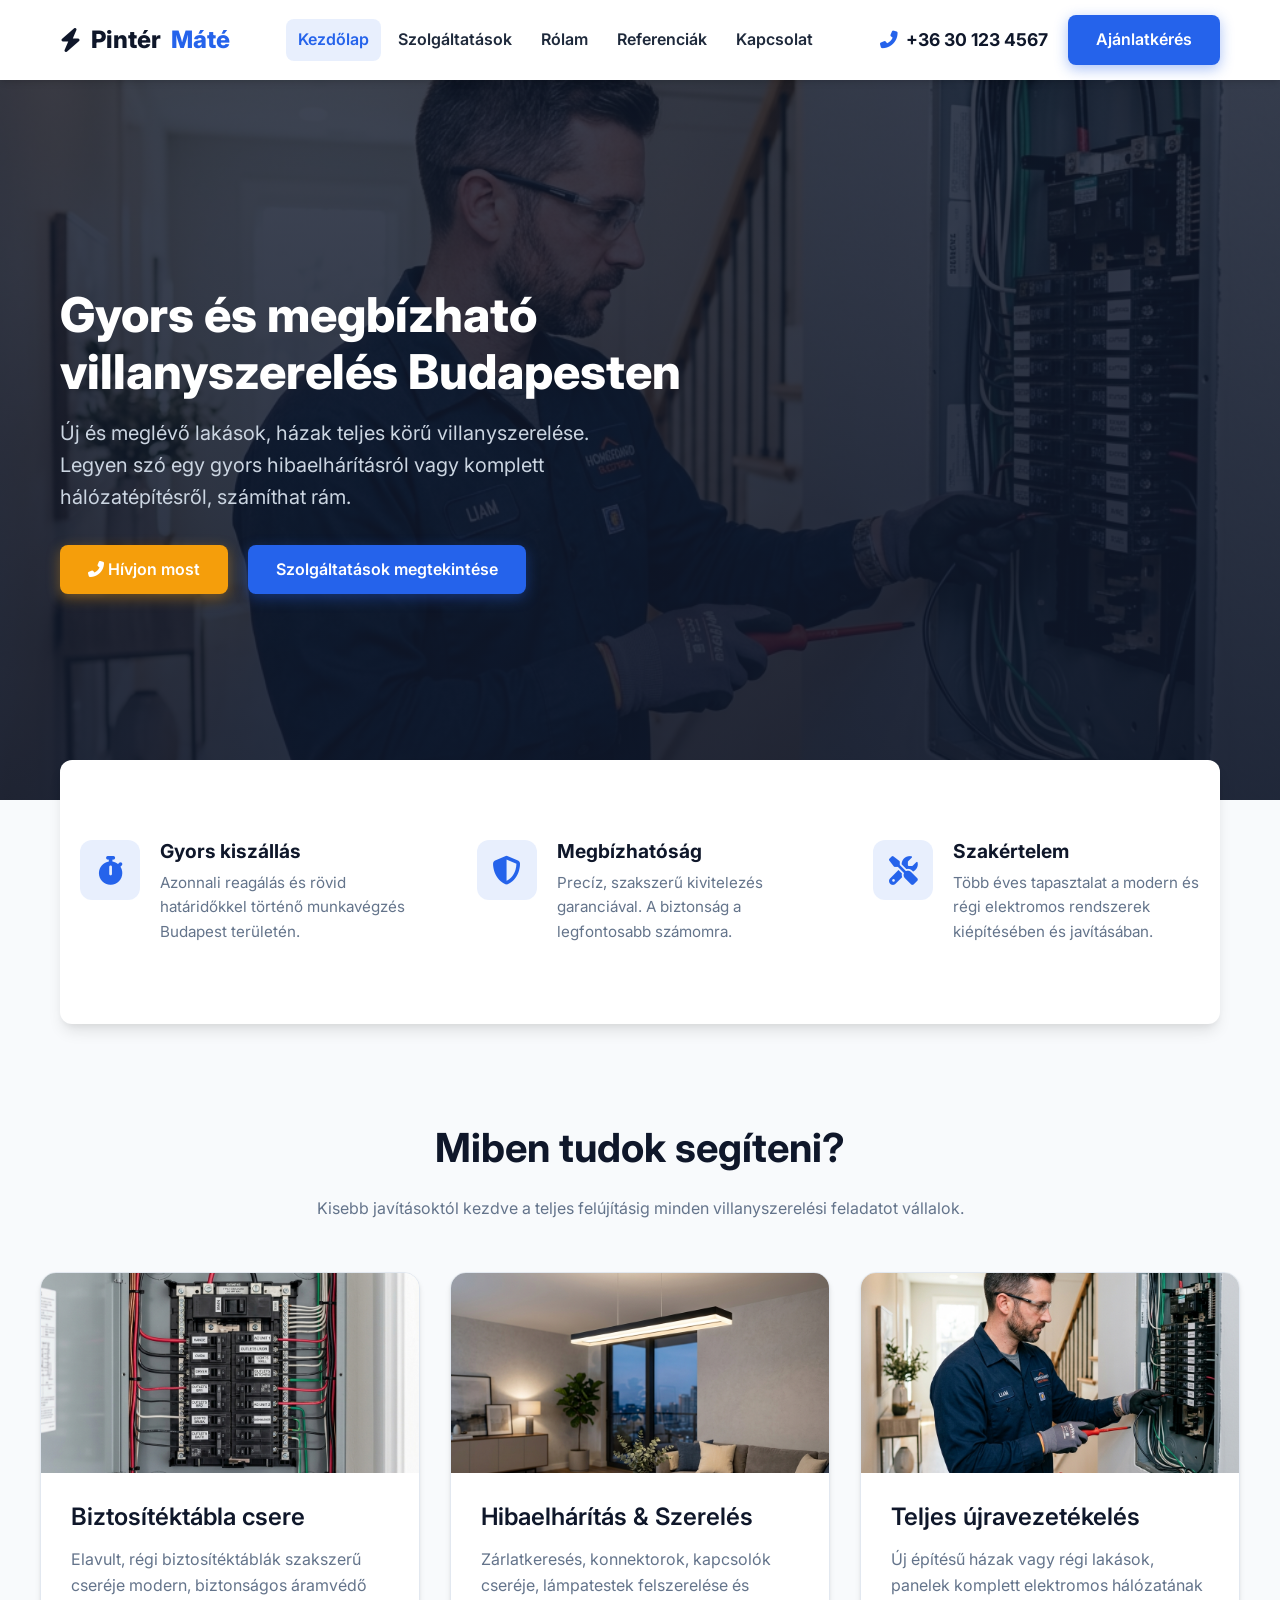
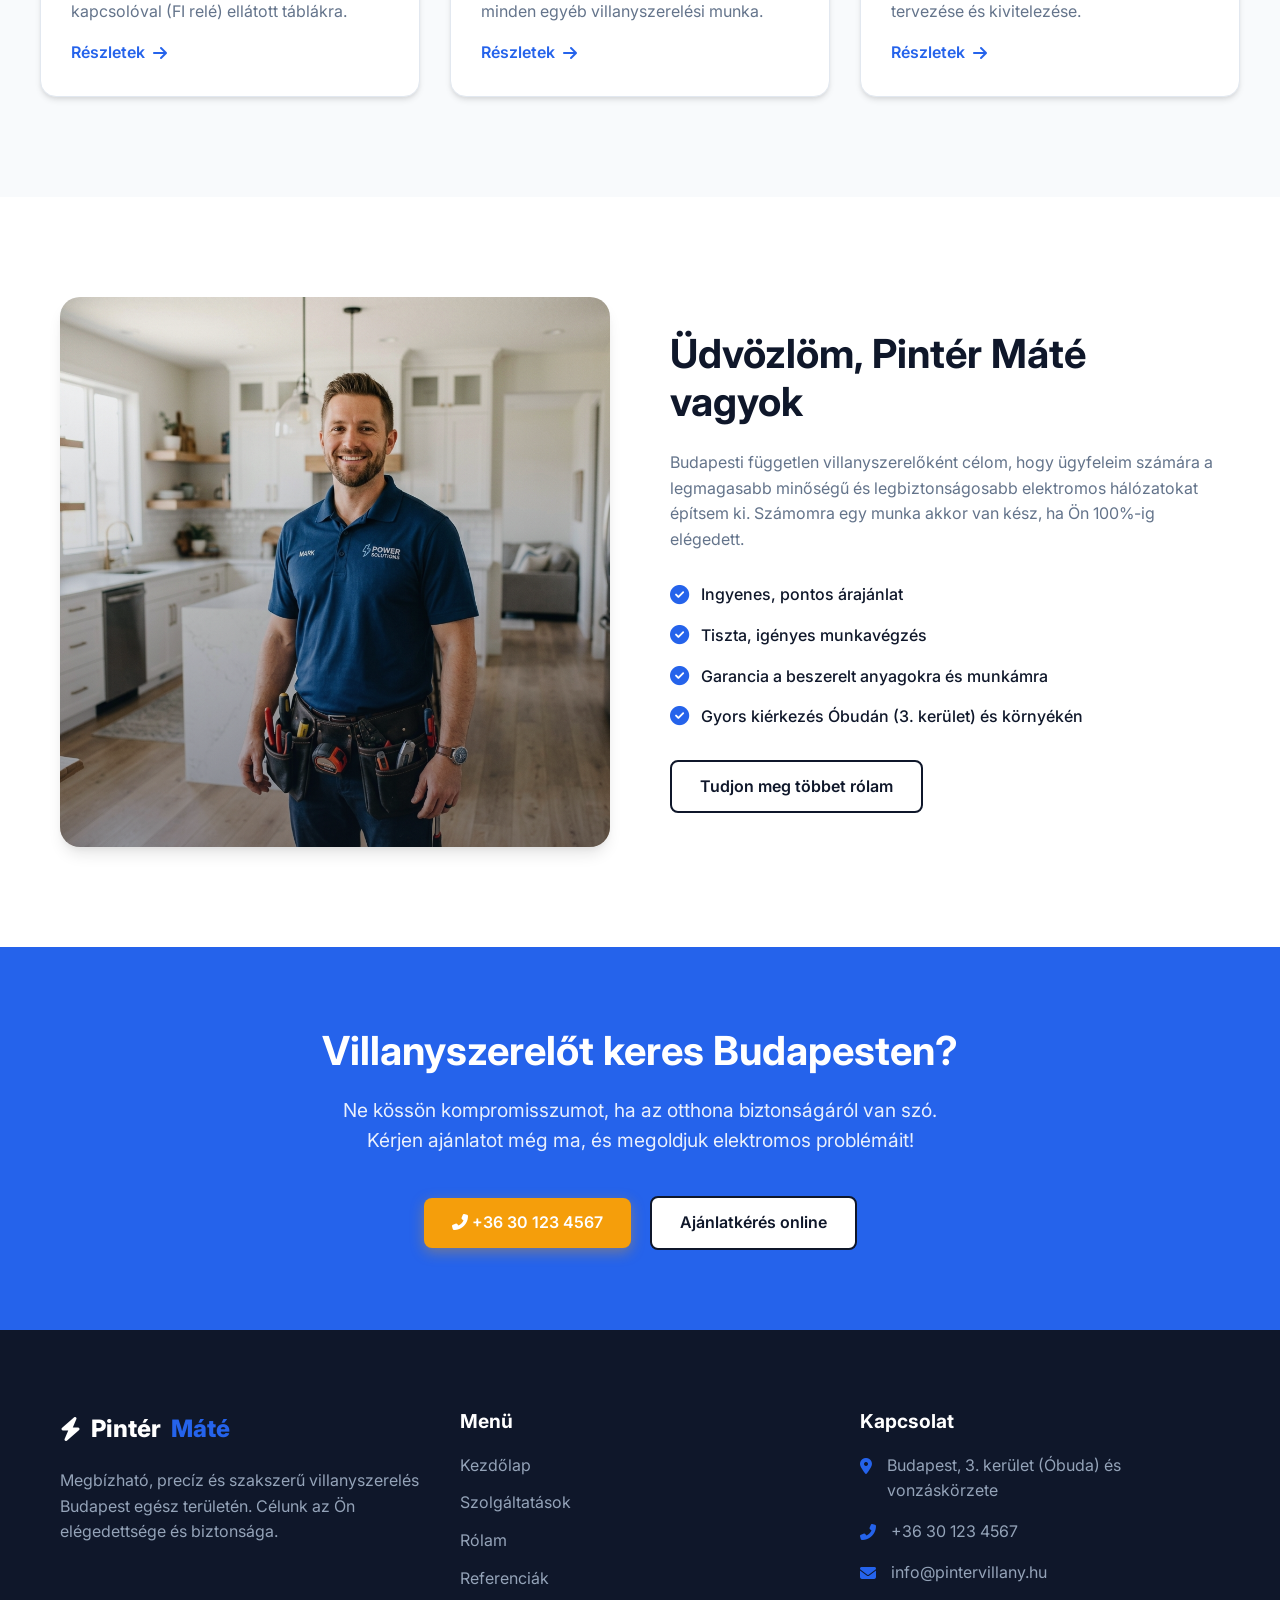
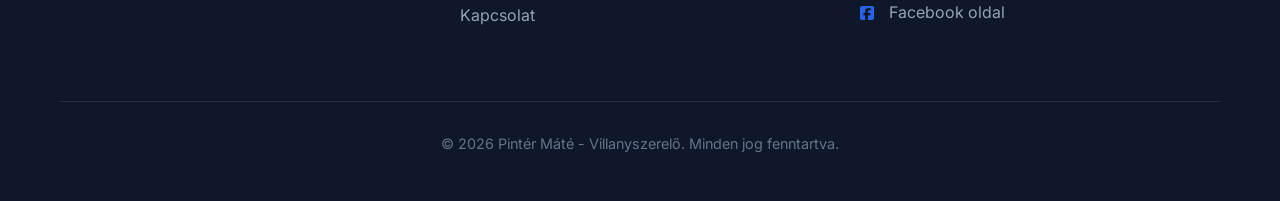
<file: index.html>
<!DOCTYPE html>
<html lang="hu">
<head>
    <meta charset="UTF-8">
    <meta name="viewport" content="width=device-width, initial-scale=1.0">
    <title>Villanyszerelő Budapesten - Pintér Máté | Gyors és megbízható</title>
    <meta name="description" content="Pintér Máté villanyszerelő Budapesten és vonzáskörzetében. Gyors kiszállás, hibaelhárítás, biztosítéktábla csere, teljes újravezetékelés. Hívjon bizalommal!">
    <link rel="stylesheet" href="css/styles.css">
    <link href="https://fonts.googleapis.com/css2?family=Inter:wght@300;400;500;600;700;800&display=swap" rel="stylesheet">
    <link rel="stylesheet" href="https://cdnjs.cloudflare.com/ajax/libs/font-awesome/6.4.0/css/all.min.css">
</head>
<body>
    <!-- Header -->
    <header>
        <div class="container nav-container">
            <a href="index.html" class="logo">
                <i class="fas fa-bolt"></i> Pintér <span>Máté</span>
            </a>
            <nav class="nav-links">
                <a href="index.html">Kezdőlap</a>
                <a href="services.html">Szolgáltatások</a>
                <a href="about.html">Rólam</a>
                <a href="references.html">Referenciák</a>
                <a href="contact.html">Kapcsolat</a>
            </nav>
            <div class="nav-cta">
                <a href="tel:+36301234567" class="phone-link"><i class="fas fa-phone-alt"></i> +36 30 123 4567</a>
                <a href="contact.html" class="btn btn-primary">Ajánlatkérés</a>
            </div>
            <button class="mobile-menu-btn">
                <i class="fas fa-bars"></i>
            </button>
        </div>
    </header>

    <!-- Hero Section -->
    <section class="hero">
        <div class="container">
            <div class="hero-content">
                <h1>Gyors és megbízható villanyszerelés Budapesten</h1>
                <p>Új és meglévő lakások, házak teljes körű villanyszerelése. Legyen szó egy gyors hibaelhárításról vagy komplett hálózatépítésről, számíthat rám.</p>
                <div class="hero-cta">
                    <a href="tel:+36301234567" class="btn btn-accent"><i class="fas fa-phone-alt"></i> Hívjon most</a>
                    <a href="services.html" class="btn btn-primary">Szolgáltatások megtekintése</a>
                </div>
            </div>
        </div>
    </section>

    <!-- Features / Trust Elements -->
    <section class="container">
        <div class="features">
            <div class="features-grid">
                <div class="feature-card">
                    <div class="feature-icon"><i class="fas fa-stopwatch"></i></div>
                    <div class="feature-content">
                        <h4>Gyors kiszállás</h4>
                        <p>Azonnali reagálás és rövid határidőkkel történő munkavégzés Budapest területén.</p>
                    </div>
                </div>
                <div class="feature-card">
                    <div class="feature-icon"><i class="fas fa-shield-alt"></i></div>
                    <div class="feature-content">
                        <h4>Megbízhatóság</h4>
                        <p>Precíz, szakszerű kivitelezés garanciával. A biztonság a legfontosabb számomra.</p>
                    </div>
                </div>
                <div class="feature-card">
                    <div class="feature-icon"><i class="fas fa-tools"></i></div>
                    <div class="feature-content">
                        <h4>Szakértelem</h4>
                        <p>Több éves tapasztalat a modern és régi elektromos rendszerek kiépítésében és javításában.</p>
                    </div>
                </div>
            </div>
        </div>
    </section>

    <!-- Short Services Overview -->
    <section class="services-section container">
        <h2>Miben tudok segíteni?</h2>
        <p class="text-center">Kisebb javításoktól kezdve a teljes felújításig minden villanyszerelési feladatot vállalok.</p>
        
        <div class="services-grid">
            <div class="service-card">
                <img src="assets/service_fusebox.png" alt="Biztosítéktábla csere" class="service-image">
                <div class="service-content">
                    <h3>Biztosítéktábla csere</h3>
                    <p>Elavult, régi biztosítéktáblák szakszerű cseréje modern, biztonságos áramvédő kapcsolóval (FI relé) ellátott táblákra.</p>
                    <a href="services.html" class="service-link">Részletek <i class="fas fa-arrow-right"></i></a>
                </div>
            </div>
            
            <div class="service-card">
                <img src="assets/service_lighting.png" alt="Lámpaszerelés" class="service-image">
                <div class="service-content">
                    <h3>Hibaelhárítás & Szerelés</h3>
                    <p>Zárlatkeresés, konnektorok, kapcsolók cseréje, lámpatestek felszerelése és minden egyéb villanyszerelési munka.</p>
                    <a href="services.html" class="service-link">Részletek <i class="fas fa-arrow-right"></i></a>
                </div>
            </div>
            
            <div class="service-card">
                <img src="assets/hero_bg.png" alt="Teljes villanyszerelés" class="service-image">
                <div class="service-content">
                    <h3>Teljes újravezetékelés</h3>
                    <p>Új építésű házak vagy régi lakások, panelek komplett elektromos hálózatának tervezése és kivitelezése.</p>
                    <a href="services.html" class="service-link">Részletek <i class="fas fa-arrow-right"></i></a>
                </div>
            </div>
        </div>
    </section>

    <!-- Mini About Section -->
    <section class="about-section">
        <div class="container about-grid">
            <div class="about-image">
                <img src="assets/about_portrait.png" alt="Pintér Máté villanyszerelő">
            </div>
            <div class="about-content">
                <h2>Üdvözlöm, Pintér Máté vagyok</h2>
                <p>Budapesti független villanyszerelőként célom, hogy ügyfeleim számára a legmagasabb minőségű és legbiztonságosabb elektromos hálózatokat építsem ki. Számomra egy munka akkor van kész, ha Ön 100%-ig elégedett.</p>
                
                <ul class="check-list">
                    <li><i class="fas fa-check-circle"></i> Ingyenes, pontos árajánlat</li>
                    <li><i class="fas fa-check-circle"></i> Tiszta, igényes munkavégzés</li>
                    <li><i class="fas fa-check-circle"></i> Garancia a beszerelt anyagokra és munkámra</li>
                    <li><i class="fas fa-check-circle"></i> Gyors kiérkezés Óbudán (3. kerület) és környékén</li>
                </ul>
                
                <a href="about.html" class="btn btn-outline">Tudjon meg többet rólam</a>
            </div>
        </div>
    </section>

    <!-- CTA Section -->
    <section class="cta-section">
        <div class="container">
            <h2>Villanyszerelőt keres Budapesten?</h2>
            <p>Ne kössön kompromisszumot, ha az otthona biztonságáról van szó. Kérjen ajánlatot még ma, és megoldjuk elektromos problémáit!</p>
            <a href="tel:+36301234567" class="btn btn-accent" style="margin-right: 15px;"><i class="fas fa-phone-alt"></i> +36 30 123 4567</a>
            <a href="contact.html" class="btn btn-outline" style="background-color: white;">Ajánlatkérés online</a>
        </div>
    </section>

    <!-- Footer -->
    <footer>
        <div class="container">
            <div class="footer-grid">
                <div class="footer-about">
                    <a href="index.html" class="logo">
                        <i class="fas fa-bolt"></i> Pintér <span>Máté</span>
                    </a>
                    <p>Megbízható, precíz és szakszerű villanyszerelés Budapest egész területén. Célunk az Ön elégedettsége és biztonsága.</p>
                </div>
                <div class="footer-links">
                    <h4>Menü</h4>
                    <ul>
                        <li><a href="index.html">Kezdőlap</a></li>
                        <li><a href="services.html">Szolgáltatások</a></li>
                        <li><a href="about.html">Rólam</a></li>
                        <li><a href="references.html">Referenciák</a></li>
                        <li><a href="contact.html">Kapcsolat</a></li>
                    </ul>
                </div>
                <div class="footer-contact">
                    <h4>Kapcsolat</h4>
                    <ul>
                        <li><i class="fas fa-map-marker-alt"></i> <span>Budapest, 3. kerület (Óbuda) és vonzáskörzete</span></li>
                        <li><i class="fas fa-phone-alt"></i> <span>+36 30 123 4567</span></li>
                        <li><i class="fas fa-envelope"></i> <span>info@pintervillany.hu</span></li>
                        <li><i class="fab fa-facebook-square"></i> <span><a href="https://www.facebook.com/profile.php?id=100088707173924" target="_blank">Facebook oldal</a></span></li>
                    </ul>
                </div>
            </div>
            <div class="footer-bottom">
                <p>&copy; 2026 Pintér Máté - Villanyszerelő. Minden jog fenntartva.</p>
            </div>
        </div>
    </footer>

    <script src="js/main.js"></script>
</body>
</html>
</file>
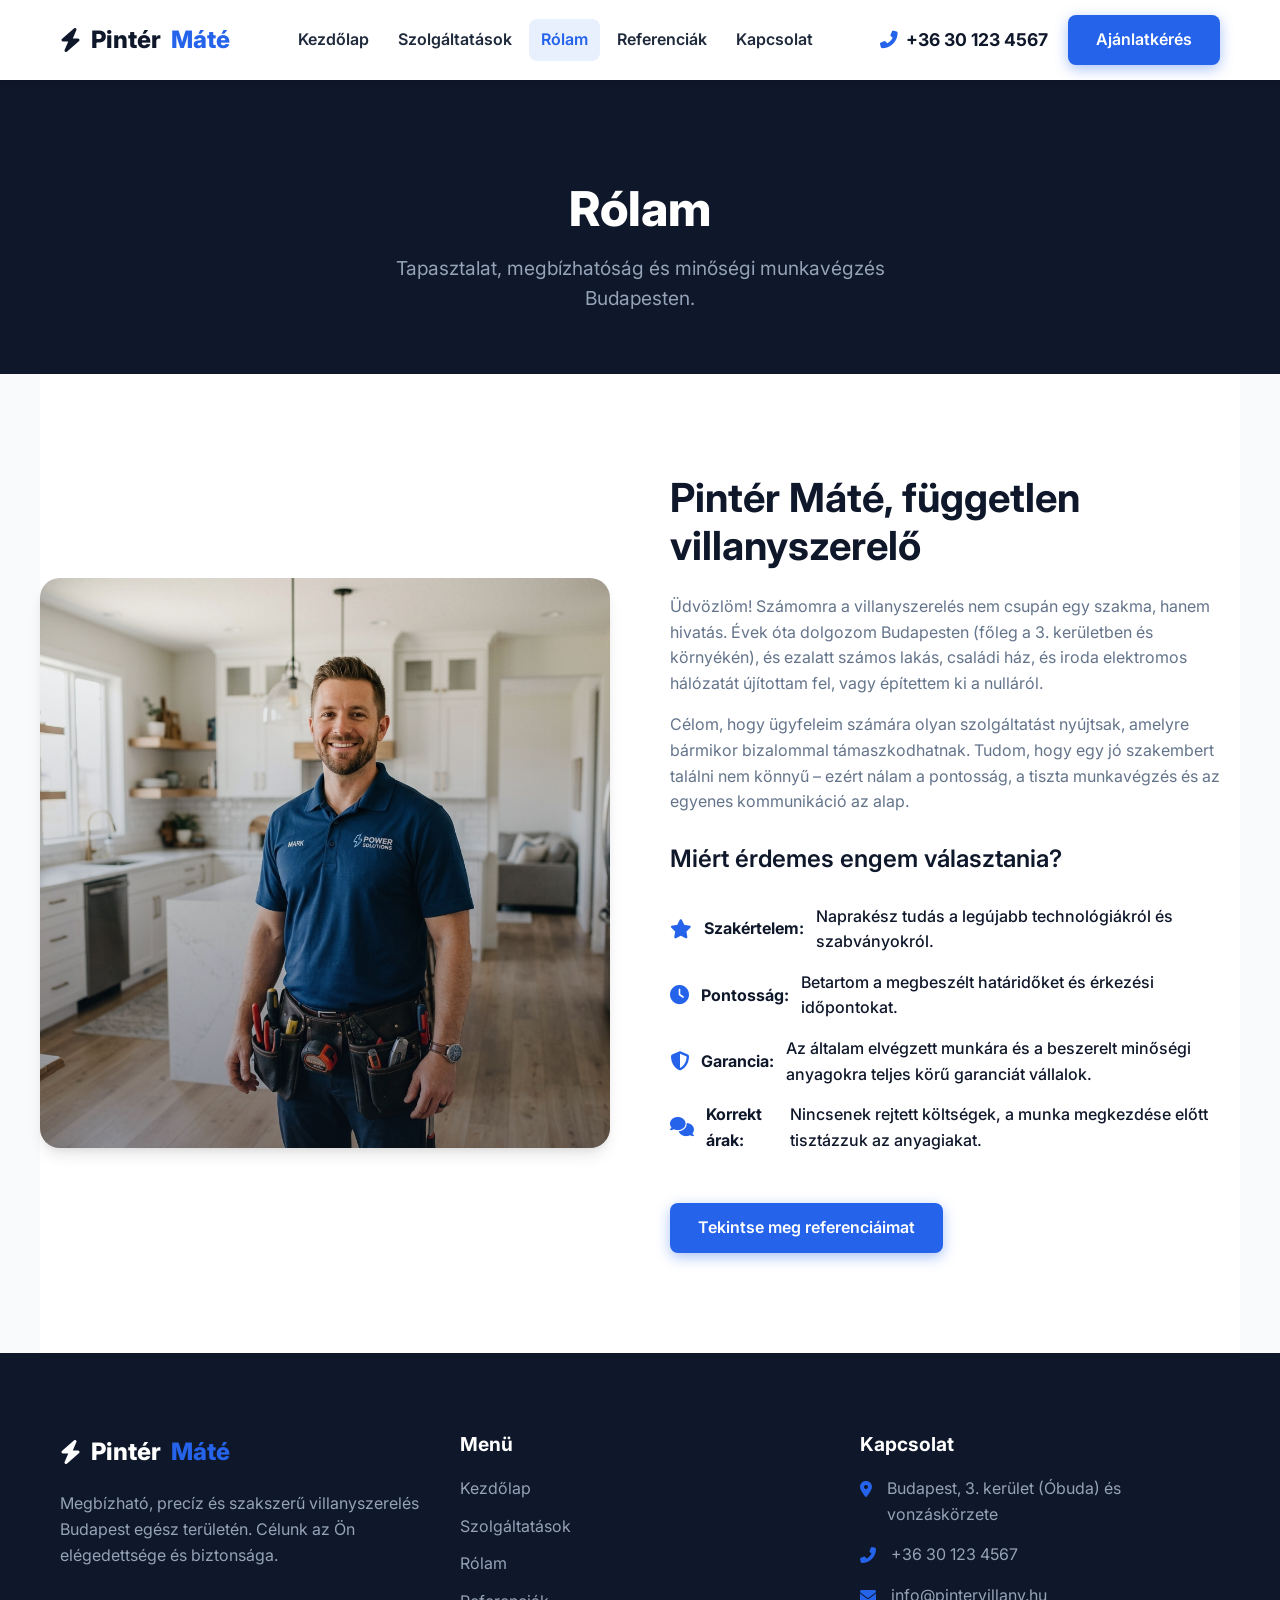
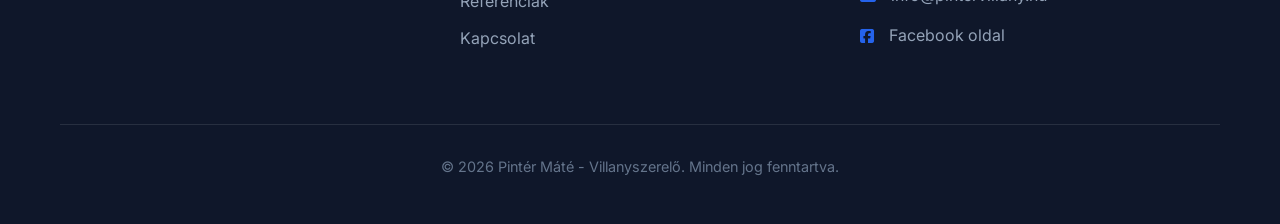
<file: about.html>
<!DOCTYPE html>
<html lang="hu">
<head>
    <meta charset="UTF-8">
    <meta name="viewport" content="width=device-width, initial-scale=1.0">
    <title>Rólam | Pintér Máté Villanyszerelő</title>
    <meta name="description" content="Ismerje meg Pintér Máté budapesti villanyszerelőt. Szakértelem, precizitás és megbízhatóság minden villanyszerelési munka során.">
    <link rel="stylesheet" href="css/styles.css">
    <link href="https://fonts.googleapis.com/css2?family=Inter:wght@300;400;500;600;700;800&display=swap" rel="stylesheet">
    <link rel="stylesheet" href="https://cdnjs.cloudflare.com/ajax/libs/font-awesome/6.4.0/css/all.min.css">
</head>
<body>
    <!-- Header -->
    <header>
        <div class="container nav-container">
            <a href="index.html" class="logo">
                <i class="fas fa-bolt"></i> Pintér <span>Máté</span>
            </a>
            <nav class="nav-links">
                <a href="index.html">Kezdőlap</a>
                <a href="services.html">Szolgáltatások</a>
                <a href="about.html" class="active">Rólam</a>
                <a href="references.html">Referenciák</a>
                <a href="contact.html">Kapcsolat</a>
            </nav>
            <div class="nav-cta">
                <a href="tel:+36301234567" class="phone-link"><i class="fas fa-phone-alt"></i> +36 30 123 4567</a>
                <a href="contact.html" class="btn btn-primary">Ajánlatkérés</a>
            </div>
            <button class="mobile-menu-btn">
                <i class="fas fa-bars"></i>
            </button>
        </div>
    </header>

    <!-- Page Header -->
    <div class="page-header">
        <div class="container">
            <h1>Rólam</h1>
            <p>Tapasztalat, megbízhatóság és minőségi munkavégzés Budapesten.</p>
        </div>
    </div>

    <!-- About Content -->
    <section class="about-section container">
        <div class="about-grid">
            <div class="about-image">
                <img src="assets/about_portrait.png" alt="Pintér Máté portré">
            </div>
            <div class="about-content">
                <h2>Pintér Máté, független villanyszerelő</h2>
                <p>Üdvözlöm! Számomra a villanyszerelés nem csupán egy szakma, hanem hivatás. Évek óta dolgozom Budapesten (főleg a 3. kerületben és környékén), és ezalatt számos lakás, családi ház, és iroda elektromos hálózatát újítottam fel, vagy építettem ki a nulláról.</p>
                <p>Célom, hogy ügyfeleim számára olyan szolgáltatást nyújtsak, amelyre bármikor bizalommal támaszkodhatnak. Tudom, hogy egy jó szakembert találni nem könnyű – ezért nálam a pontosság, a tiszta munkavégzés és az egyenes kommunikáció az alap.</p>
                
                <div style="margin-top: 30px;">
                    <h3>Miért érdemes engem választania?</h3>
                    <ul class="check-list">
                        <li><i class="fas fa-star"></i> <strong>Szakértelem:</strong> Naprakész tudás a legújabb technológiákról és szabványokról.</li>
                        <li><i class="fas fa-clock"></i> <strong>Pontosság:</strong> Betartom a megbeszélt határidőket és érkezési időpontokat.</li>
                        <li><i class="fas fa-shield-alt"></i> <strong>Garancia:</strong> Az általam elvégzett munkára és a beszerelt minőségi anyagokra teljes körű garanciát vállalok.</li>
                        <li><i class="fas fa-comments"></i> <strong>Korrekt árak:</strong> Nincsenek rejtett költségek, a munka megkezdése előtt tisztázzuk az anyagiakat.</li>
                    </ul>
                </div>
                
                <a href="references.html" class="btn btn-primary" style="margin-top: 20px;">Tekintse meg referenciáimat</a>
            </div>
        </div>
    </section>

    <!-- Footer -->
    <footer>
        <div class="container">
            <div class="footer-grid">
                <div class="footer-about">
                    <a href="index.html" class="logo">
                        <i class="fas fa-bolt"></i> Pintér <span>Máté</span>
                    </a>
                    <p>Megbízható, precíz és szakszerű villanyszerelés Budapest egész területén. Célunk az Ön elégedettsége és biztonsága.</p>
                </div>
                <div class="footer-links">
                    <h4>Menü</h4>
                    <ul>
                        <li><a href="index.html">Kezdőlap</a></li>
                        <li><a href="services.html">Szolgáltatások</a></li>
                        <li><a href="about.html">Rólam</a></li>
                        <li><a href="references.html">Referenciák</a></li>
                        <li><a href="contact.html">Kapcsolat</a></li>
                    </ul>
                </div>
                <div class="footer-contact">
                    <h4>Kapcsolat</h4>
                    <ul>
                        <li><i class="fas fa-map-marker-alt"></i> <span>Budapest, 3. kerület (Óbuda) és vonzáskörzete</span></li>
                        <li><i class="fas fa-phone-alt"></i> <span>+36 30 123 4567</span></li>
                        <li><i class="fas fa-envelope"></i> <span>info@pintervillany.hu</span></li>
                        <li><i class="fab fa-facebook-square"></i> <span><a href="https://www.facebook.com/profile.php?id=100088707173924" target="_blank">Facebook oldal</a></span></li>
                    </ul>
                </div>
            </div>
            <div class="footer-bottom">
                <p>&copy; 2026 Pintér Máté - Villanyszerelő. Minden jog fenntartva.</p>
            </div>
        </div>
    </footer>

    <script src="js/main.js"></script>
</body>
</html>
</file>
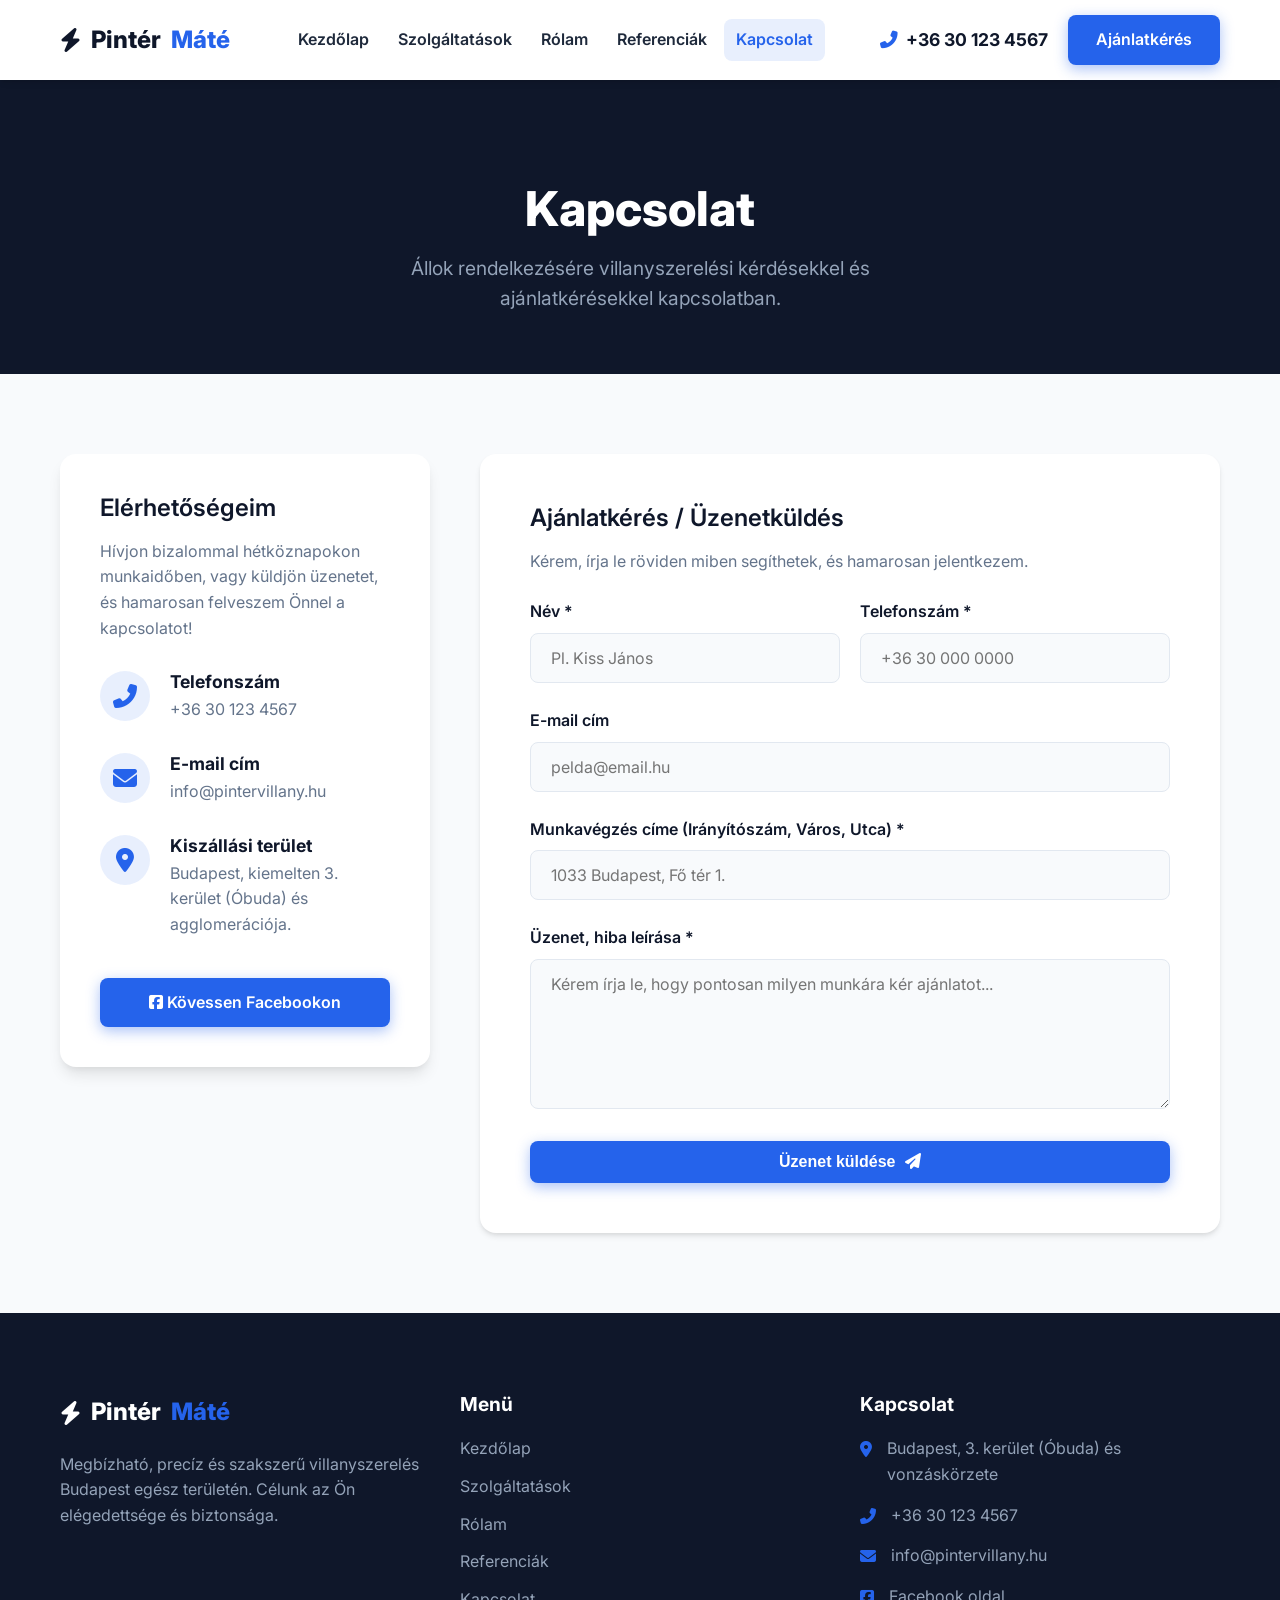
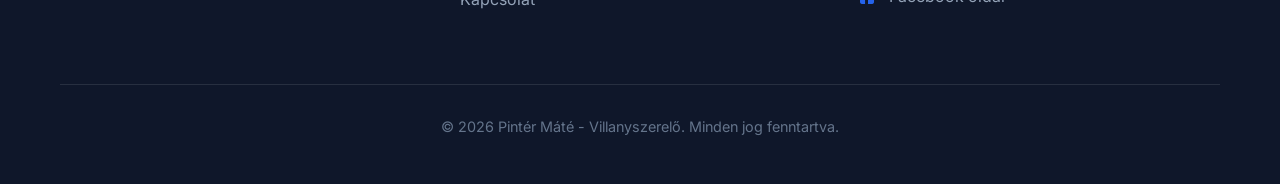
<file: contact.html>
<!DOCTYPE html>
<html lang="hu">
<head>
    <meta charset="UTF-8">
    <meta name="viewport" content="width=device-width, initial-scale=1.0">
    <title>Kapcsolat | Pintér Máté Villanyszerelő</title>
    <meta name="description" content="Kérjen árajánlatot vagy hívjon azonnali hibaelhárítás esetén! Pintér Máté villanyszerelő Budapesten (Óbuda és vonzáskörzete).">
    <link rel="stylesheet" href="css/styles.css">
    <link href="https://fonts.googleapis.com/css2?family=Inter:wght@300;400;500;600;700;800&display=swap" rel="stylesheet">
    <link rel="stylesheet" href="https://cdnjs.cloudflare.com/ajax/libs/font-awesome/6.4.0/css/all.min.css">
</head>
<body>
    <!-- Header -->
    <header>
        <div class="container nav-container">
            <a href="index.html" class="logo">
                <i class="fas fa-bolt"></i> Pintér <span>Máté</span>
            </a>
            <nav class="nav-links">
                <a href="index.html">Kezdőlap</a>
                <a href="services.html">Szolgáltatások</a>
                <a href="about.html">Rólam</a>
                <a href="references.html">Referenciák</a>
                <a href="contact.html" class="active">Kapcsolat</a>
            </nav>
            <div class="nav-cta">
                <a href="tel:+36301234567" class="phone-link"><i class="fas fa-phone-alt"></i> +36 30 123 4567</a>
                <a href="contact.html" class="btn btn-primary">Ajánlatkérés</a>
            </div>
            <button class="mobile-menu-btn">
                <i class="fas fa-bars"></i>
            </button>
        </div>
    </header>

    <!-- Page Header -->
    <div class="page-header">
        <div class="container">
            <h1>Kapcsolat</h1>
            <p>Állok rendelkezésére villanyszerelési kérdésekkel és ajánlatkérésekkel kapcsolatban.</p>
        </div>
    </div>

    <!-- Contact Section -->
    <section class="container">
        <div class="contact-grid">
            
            <!-- Contact Info -->
            <div>
                <div class="contact-info-card">
                    <h3>Elérhetőségeim</h3>
                    <p style="margin-bottom: 30px;">Hívjon bizalommal hétköznapokon munkaidőben, vagy küldjön üzenetet, és hamarosan felveszem Önnel a kapcsolatot!</p>
                    
                    <div class="contact-item">
                        <div class="contact-icon"><i class="fas fa-phone-alt"></i></div>
                        <div class="contact-text">
                            <h4>Telefonszám</h4>
                            <a href="tel:+36301234567">+36 30 123 4567</a>
                        </div>
                    </div>
                    
                    <div class="contact-item">
                        <div class="contact-icon"><i class="fas fa-envelope"></i></div>
                        <div class="contact-text">
                            <h4>E-mail cím</h4>
                            <a href="mailto:info@pintervillany.hu">info@pintervillany.hu</a>
                        </div>
                    </div>
                    
                    <div class="contact-item">
                        <div class="contact-icon"><i class="fas fa-map-marker-alt"></i></div>
                        <div class="contact-text">
                            <h4>Kiszállási terület</h4>
                            <p>Budapest, kiemelten 3. kerület (Óbuda) és agglomerációja.</p>
                        </div>
                    </div>

                    <div class="contact-item" style="margin-top: 40px; justify-content: center;">
                        <a href="https://www.facebook.com/profile.php?id=100088707173924" target="_blank" class="btn btn-primary" style="width: 100%;"><i class="fab fa-facebook-square"></i> Kövessen Facebookon</a>
                    </div>
                </div>
            </div>

            <!-- Contact Form -->
            <div class="contact-form-wrapper">
                <h3>Ajánlatkérés / Üzenetküldés</h3>
                <p style="margin-bottom: 25px;">Kérem, írja le röviden miben segíthetek, és hamarosan jelentkezem.</p>
                
                <form id="contactForm">
                    <div style="display: grid; grid-template-columns: 1fr 1fr; gap: 20px;">
                        <div class="form-group">
                            <label for="name">Név *</label>
                            <input type="text" id="name" class="form-control" required placeholder="Pl. Kiss János">
                        </div>
                        <div class="form-group">
                            <label for="phone">Telefonszám *</label>
                            <input type="tel" id="phone" class="form-control" required placeholder="+36 30 000 0000">
                        </div>
                    </div>
                    
                    <div class="form-group">
                        <label for="email">E-mail cím</label>
                        <input type="email" id="email" class="form-control" placeholder="pelda@email.hu">
                    </div>

                    <div class="form-group">
                        <label for="address">Munkavégzés címe (Irányítószám, Város, Utca) *</label>
                        <input type="text" id="address" class="form-control" required placeholder="1033 Budapest, Fő tér 1.">
                    </div>
                    
                    <div class="form-group">
                        <label for="message">Üzenet, hiba leírása *</label>
                        <textarea id="message" class="form-control" required placeholder="Kérem írja le, hogy pontosan milyen munkára kér ajánlatot..."></textarea>
                    </div>
                    
                    <button type="submit" class="btn btn-primary" style="width: 100%;">Üzenet küldése <i class="fas fa-paper-plane" style="margin-left: 5px;"></i></button>
                </form>
            </div>

        </div>
    </section>

    <!-- Footer -->
    <footer>
        <div class="container">
            <div class="footer-grid">
                <div class="footer-about">
                    <a href="index.html" class="logo">
                        <i class="fas fa-bolt"></i> Pintér <span>Máté</span>
                    </a>
                    <p>Megbízható, precíz és szakszerű villanyszerelés Budapest egész területén. Célunk az Ön elégedettsége és biztonsága.</p>
                </div>
                <div class="footer-links">
                    <h4>Menü</h4>
                    <ul>
                        <li><a href="index.html">Kezdőlap</a></li>
                        <li><a href="services.html">Szolgáltatások</a></li>
                        <li><a href="about.html">Rólam</a></li>
                        <li><a href="references.html">Referenciák</a></li>
                        <li><a href="contact.html">Kapcsolat</a></li>
                    </ul>
                </div>
                <div class="footer-contact">
                    <h4>Kapcsolat</h4>
                    <ul>
                        <li><i class="fas fa-map-marker-alt"></i> <span>Budapest, 3. kerület (Óbuda) és vonzáskörzete</span></li>
                        <li><i class="fas fa-phone-alt"></i> <span>+36 30 123 4567</span></li>
                        <li><i class="fas fa-envelope"></i> <span>info@pintervillany.hu</span></li>
                        <li><i class="fab fa-facebook-square"></i> <span><a href="https://www.facebook.com/profile.php?id=100088707173924" target="_blank">Facebook oldal</a></span></li>
                    </ul>
                </div>
            </div>
            <div class="footer-bottom">
                <p>&copy; 2026 Pintér Máté - Villanyszerelő. Minden jog fenntartva.</p>
            </div>
        </div>
    </footer>

    <script src="js/main.js"></script>
</body>
</html>
</file>
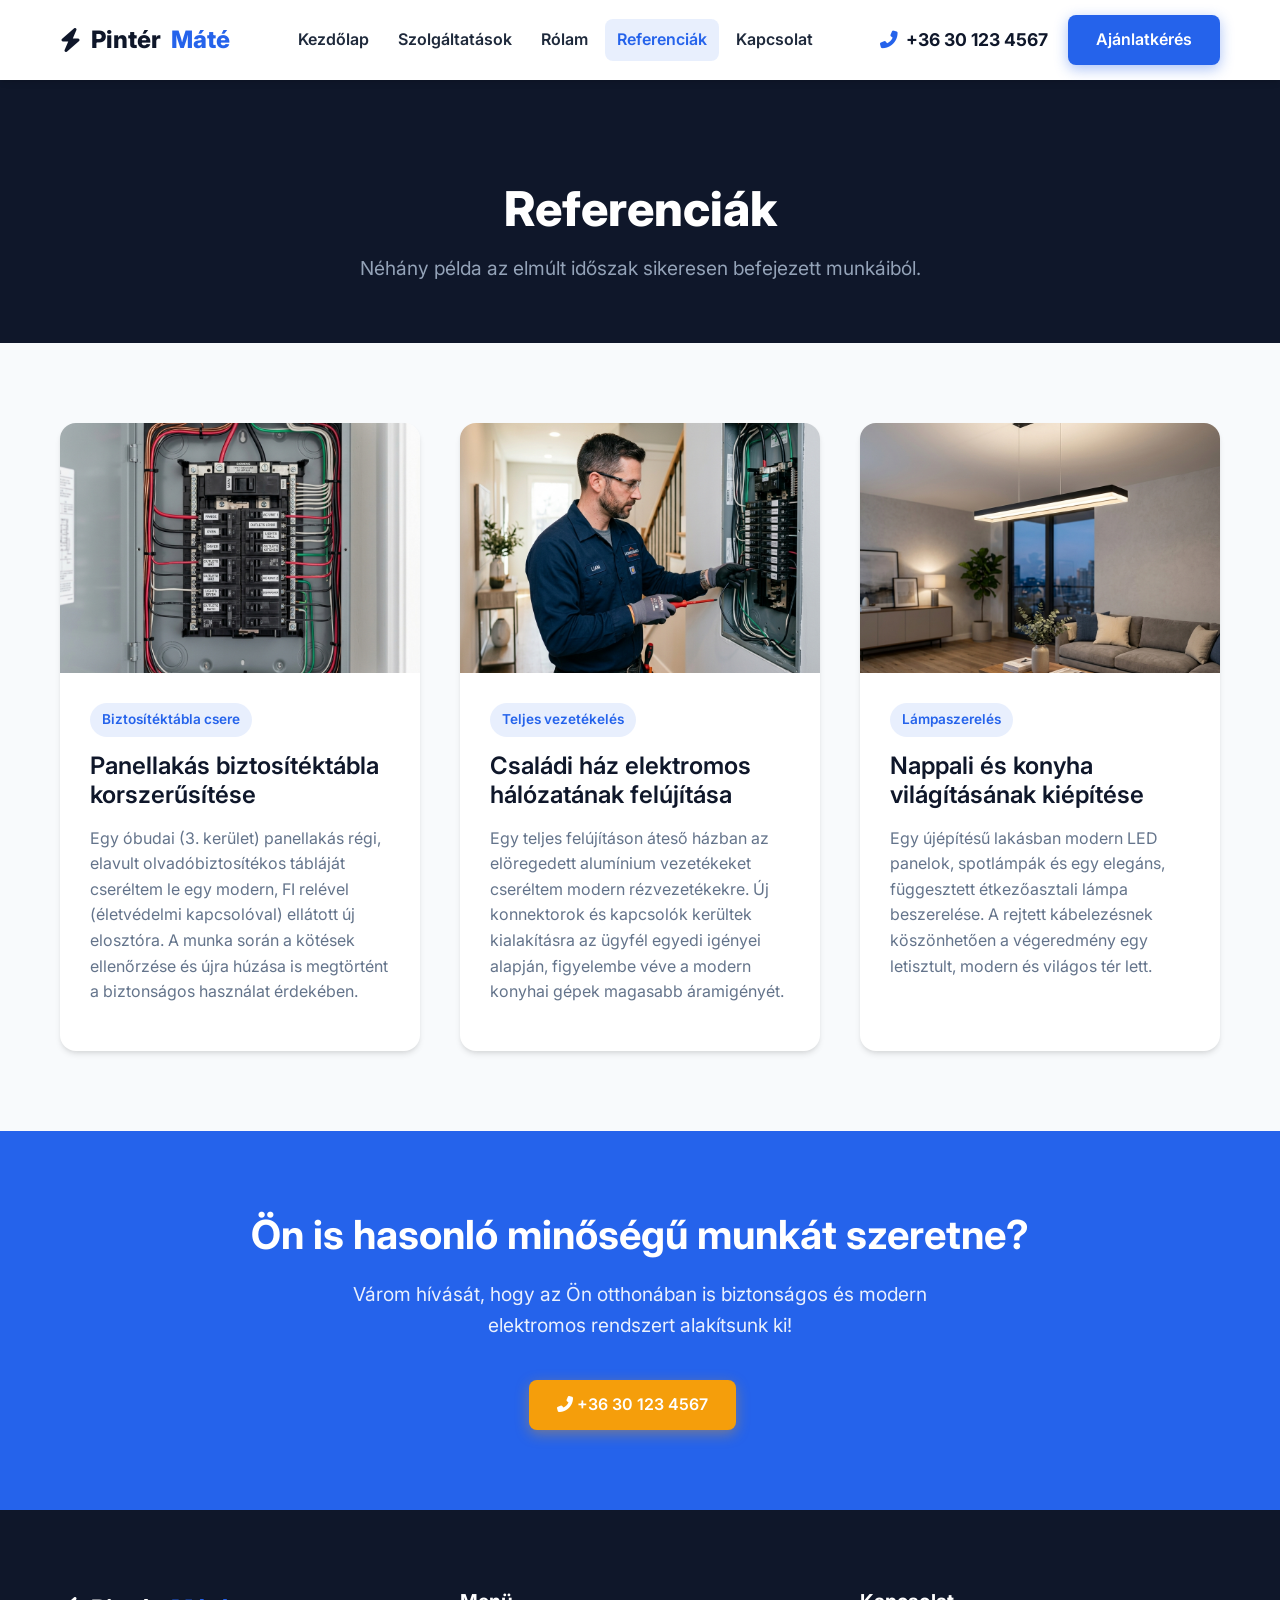
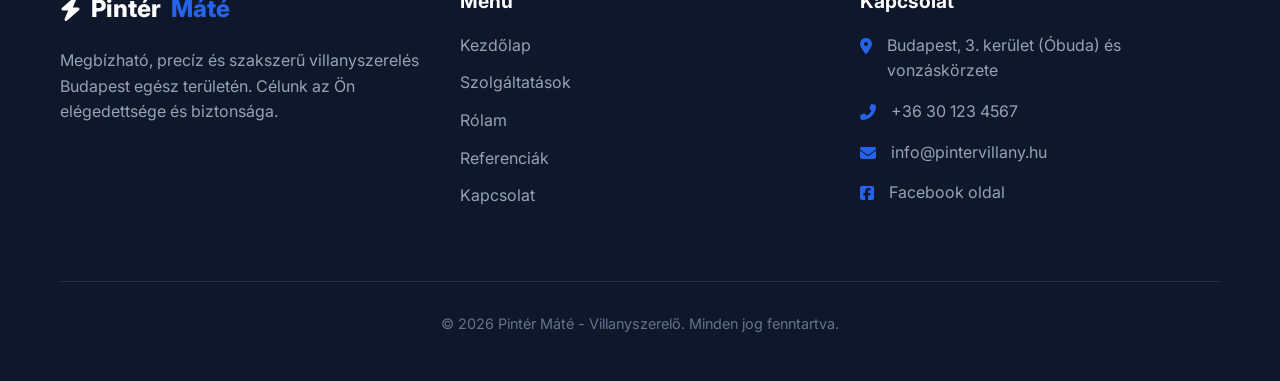
<file: references.html>
<!DOCTYPE html>
<html lang="hu">
<head>
    <meta charset="UTF-8">
    <meta name="viewport" content="width=device-width, initial-scale=1.0">
    <title>Referenciák | Pintér Máté Villanyszerelő</title>
    <meta name="description" content="Tekintse meg korábbi villanyszerelési munkáimat: biztosítéktábla cserék, teljes lakás újravezetékelések, és egyéb sikeres projektek Budapesten.">
    <link rel="stylesheet" href="css/styles.css">
    <link href="https://fonts.googleapis.com/css2?family=Inter:wght@300;400;500;600;700;800&display=swap" rel="stylesheet">
    <link rel="stylesheet" href="https://cdnjs.cloudflare.com/ajax/libs/font-awesome/6.4.0/css/all.min.css">
</head>
<body>
    <!-- Header -->
    <header>
        <div class="container nav-container">
            <a href="index.html" class="logo">
                <i class="fas fa-bolt"></i> Pintér <span>Máté</span>
            </a>
            <nav class="nav-links">
                <a href="index.html">Kezdőlap</a>
                <a href="services.html">Szolgáltatások</a>
                <a href="about.html">Rólam</a>
                <a href="references.html" class="active">Referenciák</a>
                <a href="contact.html">Kapcsolat</a>
            </nav>
            <div class="nav-cta">
                <a href="tel:+36301234567" class="phone-link"><i class="fas fa-phone-alt"></i> +36 30 123 4567</a>
                <a href="contact.html" class="btn btn-primary">Ajánlatkérés</a>
            </div>
            <button class="mobile-menu-btn">
                <i class="fas fa-bars"></i>
            </button>
        </div>
    </header>

    <!-- Page Header -->
    <div class="page-header">
        <div class="container">
            <h1>Referenciák</h1>
            <p>Néhány példa az elmúlt időszak sikeresen befejezett munkáiból.</p>
        </div>
    </div>

    <!-- References Gallery -->
    <section class="container">
        <div class="reference-grid">
            
            <div class="reference-card">
                <img src="assets/service_fusebox.png" alt="Biztosítéktábla csere panelban" class="reference-img">
                <div class="reference-content">
                    <span class="reference-tag">Biztosítéktábla csere</span>
                    <h3>Panellakás biztosítéktábla korszerűsítése</h3>
                    <p>Egy óbudai (3. kerület) panellakás régi, elavult olvadóbiztosítékos tábláját cseréltem le egy modern, FI relével (életvédelmi kapcsolóval) ellátott új elosztóra. A munka során a kötések ellenőrzése és újra húzása is megtörtént a biztonságos használat érdekében.</p>
                </div>
            </div>

            <div class="reference-card">
                <img src="assets/hero_bg.png" alt="Családi ház újravezetékelése" class="reference-img">
                <div class="reference-content">
                    <span class="reference-tag">Teljes vezetékelés</span>
                    <h3>Családi ház elektromos hálózatának felújítása</h3>
                    <p>Egy teljes felújításon áteső házban az elöregedett alumínium vezetékeket cseréltem modern rézvezetékekre. Új konnektorok és kapcsolók kerültek kialakításra az ügyfél egyedi igényei alapján, figyelembe véve a modern konyhai gépek magasabb áramigényét.</p>
                </div>
            </div>

            <div class="reference-card">
                <img src="assets/service_lighting.png" alt="Nappali LED világítás" class="reference-img">
                <div class="reference-content">
                    <span class="reference-tag">Lámpaszerelés</span>
                    <h3>Nappali és konyha világításának kiépítése</h3>
                    <p>Egy újépítésű lakásban modern LED panelok, spotlámpák és egy elegáns, függesztett étkezőasztali lámpa beszerelése. A rejtett kábelezésnek köszönhetően a végeredmény egy letisztult, modern és világos tér lett.</p>
                </div>
            </div>

        </div>
    </section>

    <!-- CTA Section -->
    <section class="cta-section">
        <div class="container">
            <h2>Ön is hasonló minőségű munkát szeretne?</h2>
            <p>Várom hívását, hogy az Ön otthonában is biztonságos és modern elektromos rendszert alakítsunk ki!</p>
            <a href="tel:+36301234567" class="btn btn-accent" style="margin-right: 15px;"><i class="fas fa-phone-alt"></i> +36 30 123 4567</a>
        </div>
    </section>

    <!-- Footer -->
    <footer>
        <div class="container">
            <div class="footer-grid">
                <div class="footer-about">
                    <a href="index.html" class="logo">
                        <i class="fas fa-bolt"></i> Pintér <span>Máté</span>
                    </a>
                    <p>Megbízható, precíz és szakszerű villanyszerelés Budapest egész területén. Célunk az Ön elégedettsége és biztonsága.</p>
                </div>
                <div class="footer-links">
                    <h4>Menü</h4>
                    <ul>
                        <li><a href="index.html">Kezdőlap</a></li>
                        <li><a href="services.html">Szolgáltatások</a></li>
                        <li><a href="about.html">Rólam</a></li>
                        <li><a href="references.html">Referenciák</a></li>
                        <li><a href="contact.html">Kapcsolat</a></li>
                    </ul>
                </div>
                <div class="footer-contact">
                    <h4>Kapcsolat</h4>
                    <ul>
                        <li><i class="fas fa-map-marker-alt"></i> <span>Budapest, 3. kerület (Óbuda) és vonzáskörzete</span></li>
                        <li><i class="fas fa-phone-alt"></i> <span>+36 30 123 4567</span></li>
                        <li><i class="fas fa-envelope"></i> <span>info@pintervillany.hu</span></li>
                        <li><i class="fab fa-facebook-square"></i> <span><a href="https://www.facebook.com/profile.php?id=100088707173924" target="_blank">Facebook oldal</a></span></li>
                    </ul>
                </div>
            </div>
            <div class="footer-bottom">
                <p>&copy; 2026 Pintér Máté - Villanyszerelő. Minden jog fenntartva.</p>
            </div>
        </div>
    </footer>

    <script src="js/main.js"></script>
</body>
</html>
</file>
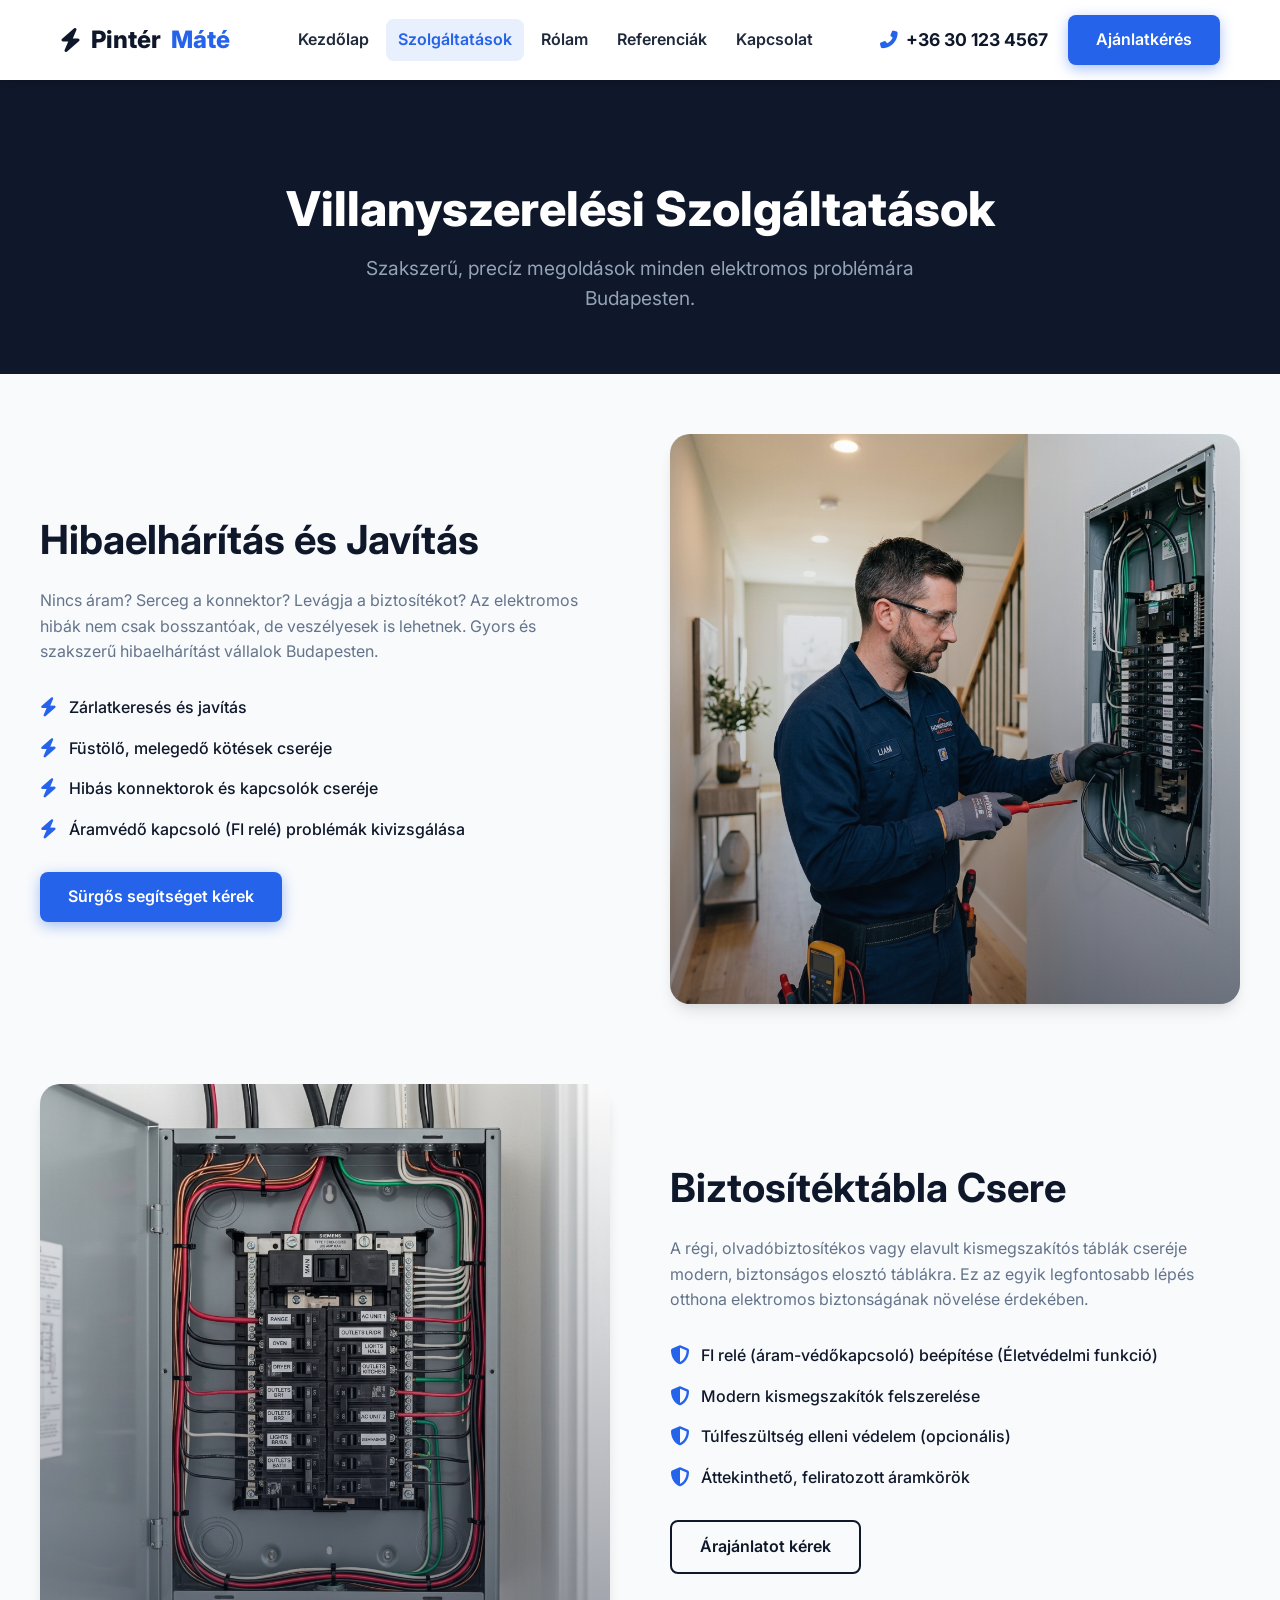
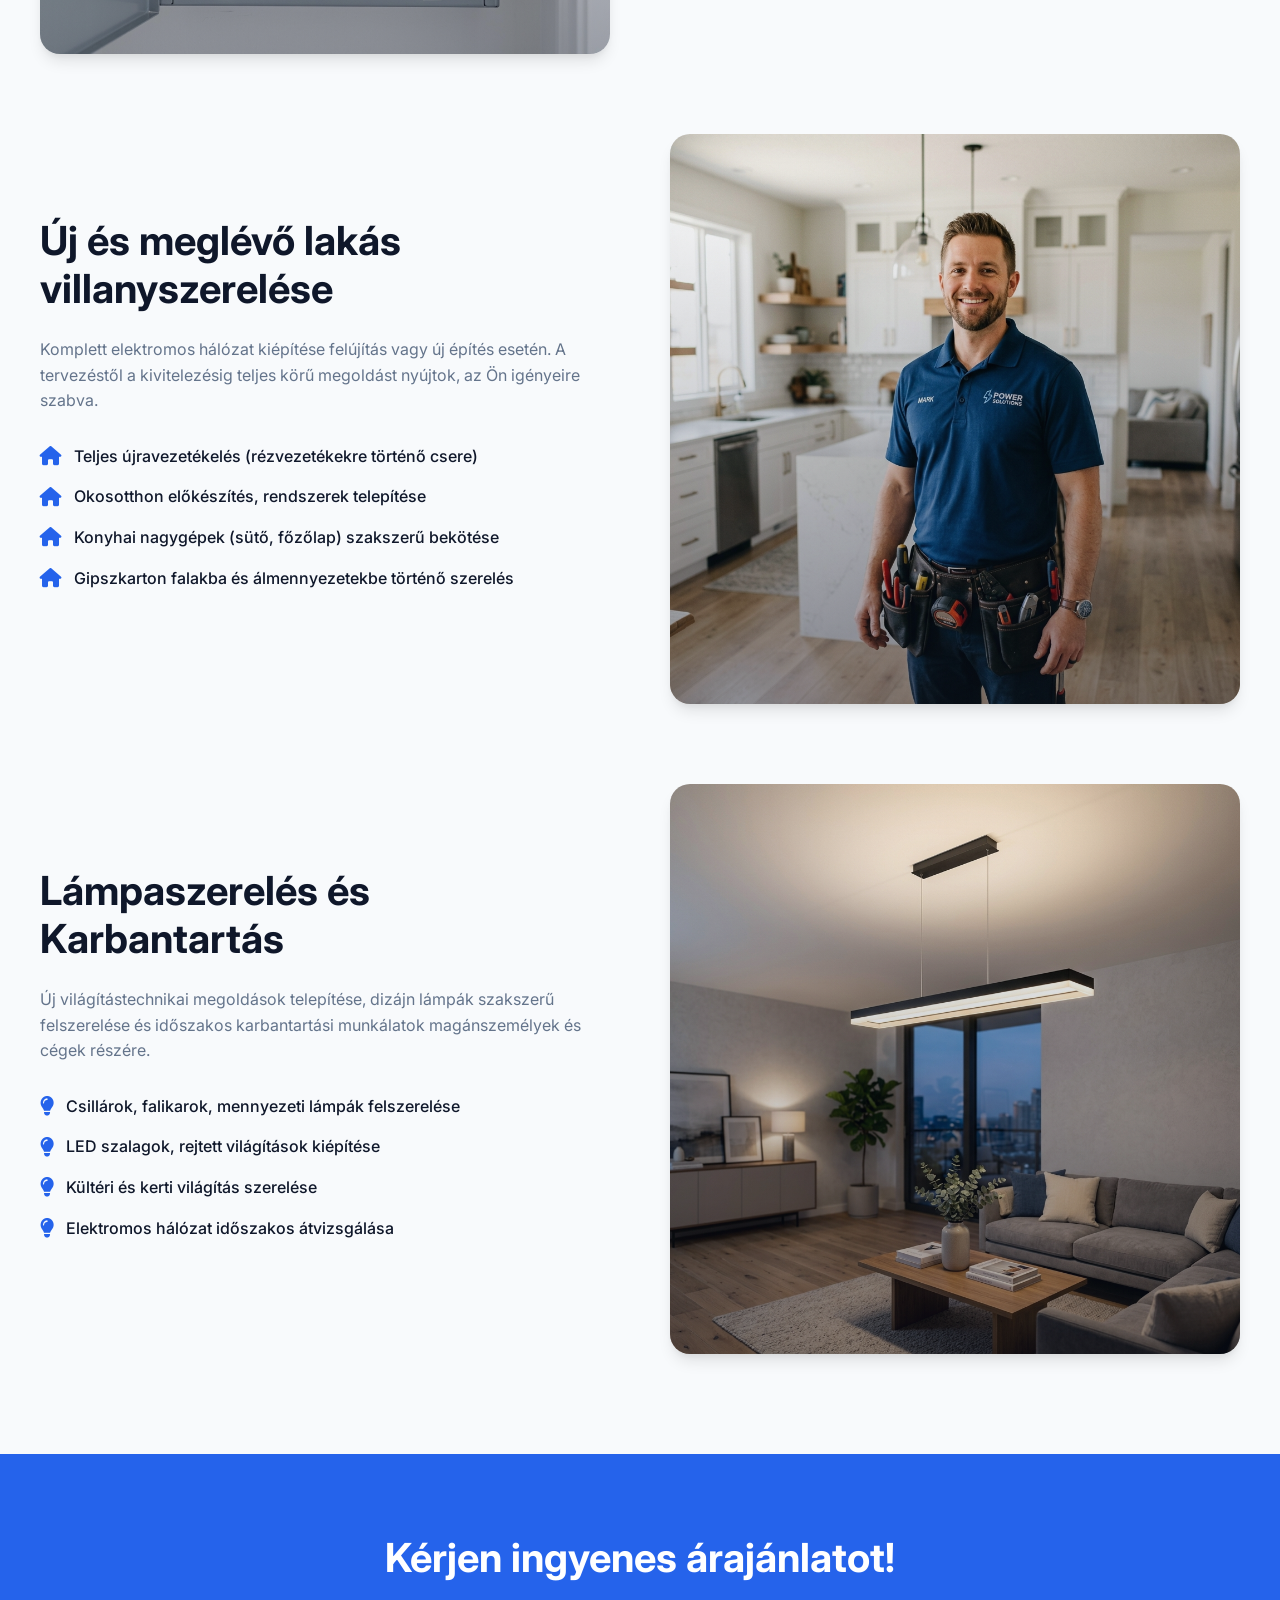
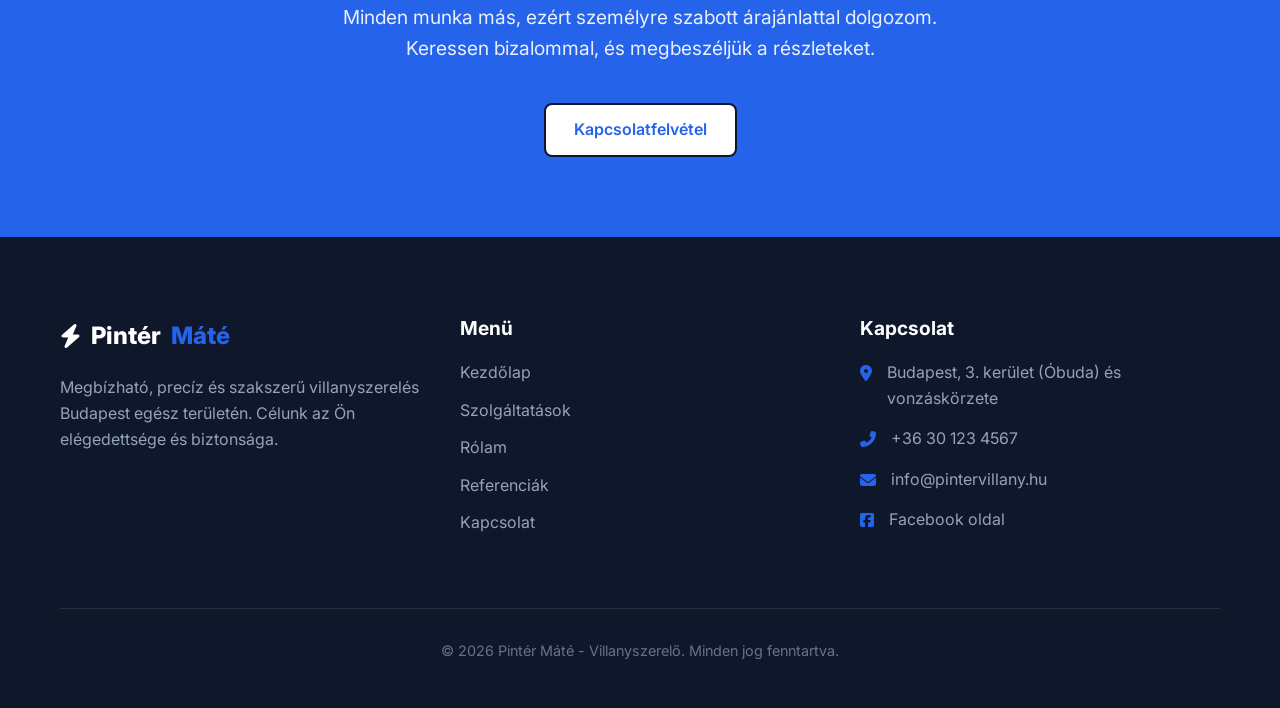
<file: services.html>
<!DOCTYPE html>
<html lang="hu">
<head>
    <meta charset="UTF-8">
    <meta name="viewport" content="width=device-width, initial-scale=1.0">
    <title>Szolgáltatások | Pintér Máté Villanyszerelő</title>
    <meta name="description" content="Ismerje meg villanyszerelési szolgáltatásaimat Budapesten: hibaelhárítás, biztosítéktábla csere, teljes újravezetékelés és karbantartás.">
    <link rel="stylesheet" href="css/styles.css">
    <link href="https://fonts.googleapis.com/css2?family=Inter:wght@300;400;500;600;700;800&display=swap" rel="stylesheet">
    <link rel="stylesheet" href="https://cdnjs.cloudflare.com/ajax/libs/font-awesome/6.4.0/css/all.min.css">
</head>
<body>
    <!-- Header -->
    <header>
        <div class="container nav-container">
            <a href="index.html" class="logo">
                <i class="fas fa-bolt"></i> Pintér <span>Máté</span>
            </a>
            <nav class="nav-links">
                <a href="index.html">Kezdőlap</a>
                <a href="services.html" class="active">Szolgáltatások</a>
                <a href="about.html">Rólam</a>
                <a href="references.html">Referenciák</a>
                <a href="contact.html">Kapcsolat</a>
            </nav>
            <div class="nav-cta">
                <a href="tel:+36301234567" class="phone-link"><i class="fas fa-phone-alt"></i> +36 30 123 4567</a>
                <a href="contact.html" class="btn btn-primary">Ajánlatkérés</a>
            </div>
            <button class="mobile-menu-btn">
                <i class="fas fa-bars"></i>
            </button>
        </div>
    </header>

    <!-- Page Header -->
    <div class="page-header">
        <div class="container">
            <h1>Villanyszerelési Szolgáltatások</h1>
            <p>Szakszerű, precíz megoldások minden elektromos problémára Budapesten.</p>
        </div>
    </div>

    <!-- Main Services Details -->
    <section class="services-section container" style="padding-top: 60px;">
        
        <div class="about-grid" style="margin-bottom: 80px;">
            <div class="about-content">
                <h2>Hibaelhárítás és Javítás</h2>
                <p>Nincs áram? Serceg a konnektor? Levágja a biztosítékot? Az elektromos hibák nem csak bosszantóak, de veszélyesek is lehetnek. Gyors és szakszerű hibaelhárítást vállalok Budapesten.</p>
                <ul class="check-list">
                    <li><i class="fas fa-bolt"></i> Zárlatkeresés és javítás</li>
                    <li><i class="fas fa-bolt"></i> Füstölő, melegedő kötések cseréje</li>
                    <li><i class="fas fa-bolt"></i> Hibás konnektorok és kapcsolók cseréje</li>
                    <li><i class="fas fa-bolt"></i> Áramvédő kapcsoló (FI relé) problémák kivizsgálása</li>
                </ul>
                <a href="contact.html" class="btn btn-primary">Sürgős segítséget kérek</a>
            </div>
            <div class="about-image">
                <img src="assets/hero_bg.png" alt="Villanyszerelő munka közben">
            </div>
        </div>

        <div class="about-grid" style="margin-bottom: 80px; direction: rtl;">
            <div class="about-content" style="direction: ltr;">
                <h2>Biztosítéktábla Csere</h2>
                <p>A régi, olvadóbiztosítékos vagy elavult kismegszakítós táblák cseréje modern, biztonságos elosztó táblákra. Ez az egyik legfontosabb lépés otthona elektromos biztonságának növelése érdekében.</p>
                <ul class="check-list">
                    <li><i class="fas fa-shield-alt"></i> FI relé (áram-védőkapcsoló) beépítése (Életvédelmi funkció)</li>
                    <li><i class="fas fa-shield-alt"></i> Modern kismegszakítók felszerelése</li>
                    <li><i class="fas fa-shield-alt"></i> Túlfeszültség elleni védelem (opcionális)</li>
                    <li><i class="fas fa-shield-alt"></i> Áttekinthető, feliratozott áramkörök</li>
                </ul>
                <a href="contact.html" class="btn btn-outline">Árajánlatot kérek</a>
            </div>
            <div class="about-image" style="direction: ltr;">
                <img src="assets/service_fusebox.png" alt="Új biztosítéktábla">
            </div>
        </div>

        <div class="about-grid" style="margin-bottom: 80px;">
            <div class="about-content">
                <h2>Új és meglévő lakás villanyszerelése</h2>
                <p>Komplett elektromos hálózat kiépítése felújítás vagy új építés esetén. A tervezéstől a kivitelezésig teljes körű megoldást nyújtok, az Ön igényeire szabva.</p>
                <ul class="check-list">
                    <li><i class="fas fa-home"></i> Teljes újravezetékelés (rézvezetékekre történő csere)</li>
                    <li><i class="fas fa-home"></i> Okosotthon előkészítés, rendszerek telepítése</li>
                    <li><i class="fas fa-home"></i> Konyhai nagygépek (sütő, főzőlap) szakszerű bekötése</li>
                    <li><i class="fas fa-home"></i> Gipszkarton falakba és álmennyezetekbe történő szerelés</li>
                </ul>
            </div>
            <div class="about-image">
                <img src="assets/about_portrait.png" alt="Komplett villanyszerelés">
            </div>
        </div>

        <div class="about-grid">
            <div class="about-content" style="direction: ltr;">
                <h2>Lámpaszerelés és Karbantartás</h2>
                <p>Új világítástechnikai megoldások telepítése, dizájn lámpák szakszerű felszerelése és időszakos karbantartási munkálatok magánszemélyek és cégek részére.</p>
                <ul class="check-list">
                    <li><i class="fas fa-lightbulb"></i> Csillárok, falikarok, mennyezeti lámpák felszerelése</li>
                    <li><i class="fas fa-lightbulb"></i> LED szalagok, rejtett világítások kiépítése</li>
                    <li><i class="fas fa-lightbulb"></i> Kültéri és kerti világítás szerelése</li>
                    <li><i class="fas fa-lightbulb"></i> Elektromos hálózat időszakos átvizsgálása</li>
                </ul>
            </div>
            <div class="about-image" style="direction: ltr;">
                <img src="assets/service_lighting.png" alt="Lámpaszerelés és LED világítás">
            </div>
        </div>

    </section>

    <!-- CTA Section -->
    <section class="cta-section">
        <div class="container">
            <h2>Kérjen ingyenes árajánlatot!</h2>
            <p>Minden munka más, ezért személyre szabott árajánlattal dolgozom. Keressen bizalommal, és megbeszéljük a részleteket.</p>
            <a href="contact.html" class="btn btn-outline" style="background-color: white; color: var(--primary);">Kapcsolatfelvétel</a>
        </div>
    </section>

    <!-- Footer -->
    <footer>
        <div class="container">
            <div class="footer-grid">
                <div class="footer-about">
                    <a href="index.html" class="logo">
                        <i class="fas fa-bolt"></i> Pintér <span>Máté</span>
                    </a>
                    <p>Megbízható, precíz és szakszerű villanyszerelés Budapest egész területén. Célunk az Ön elégedettsége és biztonsága.</p>
                </div>
                <div class="footer-links">
                    <h4>Menü</h4>
                    <ul>
                        <li><a href="index.html">Kezdőlap</a></li>
                        <li><a href="services.html">Szolgáltatások</a></li>
                        <li><a href="about.html">Rólam</a></li>
                        <li><a href="references.html">Referenciák</a></li>
                        <li><a href="contact.html">Kapcsolat</a></li>
                    </ul>
                </div>
                <div class="footer-contact">
                    <h4>Kapcsolat</h4>
                    <ul>
                        <li><i class="fas fa-map-marker-alt"></i> <span>Budapest, 3. kerület (Óbuda) és vonzáskörzete</span></li>
                        <li><i class="fas fa-phone-alt"></i> <span>+36 30 123 4567</span></li>
                        <li><i class="fas fa-envelope"></i> <span>info@pintervillany.hu</span></li>
                        <li><i class="fab fa-facebook-square"></i> <span><a href="https://www.facebook.com/profile.php?id=100088707173924" target="_blank">Facebook oldal</a></span></li>
                    </ul>
                </div>
            </div>
            <div class="footer-bottom">
                <p>&copy; 2026 Pintér Máté - Villanyszerelő. Minden jog fenntartva.</p>
            </div>
        </div>
    </footer>

    <script src="js/main.js"></script>
</body>
</html>
</file>
<file: css/styles.css>
:root {
  --primary: #2563eb; /* Electric Blue */
  --primary-hover: #1d4ed8;
  --secondary: #0f172a; /* Navy Blue */
  --accent: #f59e0b; /* Safety Yellow */
  --accent-hover: #d97706;
  --text-dark: #1e293b;
  --text-light: #64748b;
  --bg-light: #f8fafc;
  --bg-white: #ffffff;
  --border: #e2e8f0;
  
  --font-main: 'Inter', system-ui, -apple-system, sans-serif;
  --transition: all 0.3s ease;
  --shadow: 0 4px 6px -1px rgba(0, 0, 0, 0.1), 0 2px 4px -1px rgba(0, 0, 0, 0.06);
  --shadow-lg: 0 10px 15px -3px rgba(0, 0, 0, 0.1), 0 4px 6px -2px rgba(0, 0, 0, 0.05);
}

* {
  margin: 0;
  padding: 0;
  box-sizing: border-box;
}

body {
  font-family: var(--font-main);
  color: var(--text-dark);
  background-color: var(--bg-light);
  line-height: 1.6;
  overflow-x: hidden;
}

a {
  text-decoration: none;
  color: inherit;
  transition: var(--transition);
}

ul {
  list-style: none;
}

img {
  max-width: 100%;
  height: auto;
  display: block;
}

/* Container */
.container {
  width: 100%;
  max-width: 1200px;
  margin: 0 auto;
  padding: 0 20px;
}

/* Typography */
h1, h2, h3, h4, h5, h6 {
  color: var(--secondary);
  line-height: 1.2;
}

h1 {
  font-size: 3rem;
  font-weight: 800;
  margin-bottom: 1rem;
}

h2 {
  font-size: 2.5rem;
  font-weight: 700;
  margin-bottom: 1.5rem;
  text-align: center;
}

h3 {
  font-size: 1.5rem;
  font-weight: 600;
  margin-bottom: 1rem;
}

p {
  margin-bottom: 1rem;
  color: var(--text-light);
}

.text-center { text-align: center; }

/* Buttons */
.btn {
  display: inline-block;
  padding: 12px 28px;
  font-size: 1rem;
  font-weight: 600;
  border-radius: 8px;
  cursor: pointer;
  border: none;
  transition: var(--transition);
  text-align: center;
}

.btn-primary {
  background-color: var(--primary);
  color: white;
  box-shadow: 0 4px 14px 0 rgba(37, 99, 235, 0.39);
}

.btn-primary:hover {
  background-color: var(--primary-hover);
  transform: translateY(-2px);
  box-shadow: 0 6px 20px rgba(37, 99, 235, 0.23);
  color: white;
}

.btn-accent {
  background-color: var(--accent);
  color: white;
  box-shadow: 0 4px 14px 0 rgba(245, 158, 11, 0.39);
}

.btn-accent:hover {
  background-color: var(--accent-hover);
  transform: translateY(-2px);
  color: white;
}

.btn-outline {
  background-color: transparent;
  color: var(--secondary);
  border: 2px solid var(--secondary);
}

.btn-outline:hover {
  background-color: var(--secondary);
  color: white;
}

/* Header & Nav */
header {
  background-color: var(--bg-white);
  box-shadow: var(--shadow);
  position: sticky;
  top: 0;
  z-index: 1000;
}

.nav-container {
  display: flex;
  justify-content: space-between;
  align-items: center;
  height: 80px;
}

.logo {
  font-size: 1.5rem;
  font-weight: 800;
  color: var(--secondary);
  display: flex;
  align-items: center;
  gap: 10px;
}

.logo span {
  color: var(--primary);
}

.nav-links {
  display: flex;
  gap: 5px;
  align-items: center;
}

.nav-links a {
  font-weight: 600;
  color: var(--text-dark);
  position: relative;
  padding: 8px 12px;
  border-radius: 8px;
  transition: var(--transition);
  background-color: transparent;
}

.nav-links a:hover, .nav-links a.active {
  color: var(--primary);
  background-color: rgba(37, 99, 235, 0.1);
}

.nav-cta {
  display: flex;
  align-items: center;
  gap: 20px;
}

.phone-link {
  font-weight: 700;
  color: var(--secondary);
  display: flex;
  align-items: center;
  gap: 8px;
  font-size: 1.1rem;
}

.phone-link i {
  color: var(--primary);
}

/* Mobile Menu Button */
.mobile-menu-btn {
  display: none;
  background: none;
  border: none;
  font-size: 1.5rem;
  color: var(--secondary);
  cursor: pointer;
}

/* Hero Section */
.hero {
  padding: 100px 0;
  background: linear-gradient(rgba(15, 23, 42, 0.8), rgba(15, 23, 42, 0.9)), url('../assets/hero_bg.png') center/cover no-repeat;
  color: white;
  min-height: 80vh;
  display: flex;
  align-items: center;
}

.hero h1 {
  color: white;
}

.hero p {
  color: #cbd5e1;
  font-size: 1.25rem;
  max-width: 600px;
  margin-bottom: 2rem;
}

.hero-content {
  max-width: 700px;
}

.hero-cta {
  display: flex;
  gap: 20px;
  flex-wrap: wrap;
}

/* Features/Trust Section */
.features {
  padding: 60px 0;
  background-color: var(--bg-white);
  margin-top: -40px;
  position: relative;
  border-radius: 12px;
  box-shadow: var(--shadow-lg);
  z-index: 10;
}

.features-grid {
  display: grid;
  grid-template-columns: repeat(auto-fit, minmax(300px, 1fr));
  gap: 30px;
}

.feature-card {
  display: flex;
  align-items: flex-start;
  gap: 20px;
  padding: 20px;
}

.feature-icon {
  width: 60px;
  height: 60px;
  background-color: rgba(37, 99, 235, 0.1);
  color: var(--primary);
  border-radius: 12px;
  display: flex;
  align-items: center;
  justify-content: center;
  font-size: 1.8rem;
  flex-shrink: 0;
}

.feature-content h4 {
  font-size: 1.2rem;
  margin-bottom: 8px;
}

.feature-content p {
  font-size: 0.95rem;
  margin-bottom: 0;
}

/* Services Section */
.services-section {
  padding: 100px 0;
}

.services-grid {
  display: grid;
  grid-template-columns: repeat(auto-fit, minmax(300px, 1fr));
  gap: 30px;
  margin-top: 50px;
}

.service-card {
  background-color: var(--bg-white);
  border-radius: 16px;
  overflow: hidden;
  box-shadow: var(--shadow);
  transition: var(--transition);
  border: 1px solid var(--border);
  height: 100%;
  display: flex;
  flex-direction: column;
}

.service-card:hover {
  transform: translateY(-10px);
  box-shadow: var(--shadow-lg);
  border-color: var(--primary);
}

.service-image {
  height: 200px;
  width: 100%;
  object-fit: cover;
}

.service-content {
  padding: 30px;
  flex-grow: 1;
  display: flex;
  flex-direction: column;
}

.service-content h3 {
  color: var(--secondary);
}

.service-link {
  margin-top: auto;
  color: var(--primary);
  font-weight: 600;
  display: inline-flex;
  align-items: center;
  gap: 8px;
}

.service-link:hover {
  color: var(--primary-hover);
  gap: 12px;
}

/* About Section */
.about-section {
  padding: 100px 0;
  background-color: var(--bg-white);
}

.about-grid {
  display: grid;
  grid-template-columns: 1fr 1fr;
  gap: 60px;
  align-items: center;
}

.about-image {
  border-radius: 20px;
  overflow: hidden;
  box-shadow: var(--shadow-lg);
  position: relative;
}

.about-image::before {
  content: '';
  position: absolute;
  top: 0;
  left: 0;
  width: 100%;
  height: 100%;
  background: linear-gradient(to top, rgba(15, 23, 42, 0.4), transparent);
  z-index: 1;
}

.about-image img {
  width: 100%;
  height: 100%;
  object-fit: cover;
  transition: transform 0.5s ease;
}

.about-image:hover img {
  transform: scale(1.05);
}

.about-content h2 {
  text-align: left;
}

.check-list {
  margin-top: 30px;
  margin-bottom: 30px;
}

.check-list li {
  display: flex;
  align-items: center;
  gap: 12px;
  margin-bottom: 15px;
  font-weight: 500;
  color: var(--secondary);
}

.check-list li i {
  color: var(--primary);
  font-size: 1.2rem;
}

/* CTA Section */
.cta-section {
  padding: 80px 0;
  background-color: var(--primary);
  color: white;
  text-align: center;
}

.cta-section h2 {
  color: white;
  margin-bottom: 20px;
}

.cta-section p {
  color: rgba(255, 255, 255, 0.9);
  font-size: 1.2rem;
  margin-bottom: 40px;
  max-width: 600px;
  margin-left: auto;
  margin-right: auto;
}

/* Footer */
footer {
  background-color: var(--secondary);
  color: white;
  padding: 80px 0 30px;
}

.footer-grid {
  display: grid;
  grid-template-columns: repeat(auto-fit, minmax(250px, 1fr));
  gap: 40px;
  margin-bottom: 60px;
}

.footer-about .logo {
  color: white;
  margin-bottom: 20px;
}

.footer-about p {
  color: #94a3b8;
}

.footer-links h4, .footer-contact h4 {
  color: white;
  font-size: 1.2rem;
  margin-bottom: 20px;
}

.footer-links ul li {
  margin-bottom: 12px;
}

.footer-links a {
  color: #94a3b8;
}

.footer-links a:hover {
  color: var(--primary);
  padding-left: 5px;
}

.footer-contact li {
  display: flex;
  align-items: flex-start;
  gap: 15px;
  margin-bottom: 15px;
  color: #94a3b8;
}

.footer-contact i {
  color: var(--primary);
  margin-top: 5px;
}

.footer-bottom {
  text-align: center;
  padding-top: 30px;
  border-top: 1px solid rgba(255, 255, 255, 0.1);
  color: #94a3b8;
  font-size: 0.9rem;
}

/* Page Header */
.page-header {
  padding: 100px 0 60px;
  background-color: var(--secondary);
  color: white;
  text-align: center;
}

.page-header h1 {
  color: white;
  margin-bottom: 15px;
}

.page-header p {
  color: #94a3b8;
  font-size: 1.2rem;
  max-width: 600px;
  margin: 0 auto;
}

/* Contact Page */
.contact-grid {
  display: grid;
  grid-template-columns: 1fr 2fr;
  gap: 50px;
  padding: 80px 0;
}

.contact-info-card {
  background-color: var(--bg-white);
  padding: 40px;
  border-radius: 16px;
  box-shadow: var(--shadow-lg);
}

.contact-item {
  display: flex;
  align-items: flex-start;
  gap: 20px;
  margin-bottom: 30px;
}

.contact-item:last-child {
  margin-bottom: 0;
}

.contact-icon {
  width: 50px;
  height: 50px;
  background-color: rgba(37, 99, 235, 0.1);
  color: var(--primary);
  border-radius: 50%;
  display: flex;
  align-items: center;
  justify-content: center;
  font-size: 1.5rem;
  flex-shrink: 0;
}

.contact-text h4 {
  margin-bottom: 5px;
  font-size: 1.1rem;
}

.contact-text p, .contact-text a {
  color: var(--text-light);
  margin-bottom: 0;
}

.contact-text a:hover {
  color: var(--primary);
}

.contact-form-wrapper {
  background-color: var(--bg-white);
  padding: 50px;
  border-radius: 16px;
  box-shadow: var(--shadow);
}

.form-group {
  margin-bottom: 25px;
}

.form-group label {
  display: block;
  margin-bottom: 8px;
  font-weight: 600;
  color: var(--secondary);
}

.form-control {
  width: 100%;
  padding: 14px 20px;
  border: 1px solid var(--border);
  border-radius: 8px;
  font-family: inherit;
  font-size: 1rem;
  transition: var(--transition);
  background-color: var(--bg-light);
}

.form-control:focus {
  outline: none;
  border-color: var(--primary);
  box-shadow: 0 0 0 3px rgba(37, 99, 235, 0.1);
  background-color: var(--bg-white);
}

textarea.form-control {
  resize: vertical;
  min-height: 150px;
}

/* Reference Page */
.reference-grid {
  display: grid;
  grid-template-columns: repeat(auto-fit, minmax(350px, 1fr));
  gap: 40px;
  padding: 80px 0;
}

.reference-card {
  background-color: var(--bg-white);
  border-radius: 16px;
  overflow: hidden;
  box-shadow: var(--shadow);
  transition: var(--transition);
}

.reference-card:hover {
  transform: translateY(-5px);
  box-shadow: var(--shadow-lg);
}

.reference-img {
  height: 250px;
  width: 100%;
  object-fit: cover;
}

.reference-content {
  padding: 30px;
}

.reference-tag {
  display: inline-block;
  padding: 6px 12px;
  background-color: rgba(37, 99, 235, 0.1);
  color: var(--primary);
  border-radius: 20px;
  font-size: 0.85rem;
  font-weight: 600;
  margin-bottom: 15px;
}

/* Responsive */
@media (max-width: 992px) {
  .hero h1 { font-size: 2.5rem; }
  .about-grid, .contact-grid { grid-template-columns: 1fr; }
  .features-grid { grid-template-columns: 1fr; }
  .contact-form-wrapper { padding: 30px; }
}

@media (max-width: 768px) {
  .nav-links, .nav-cta .btn { display: none; }
  .mobile-menu-btn { display: block; }
  
  /* Mobile Menu Styles */
  .nav-container { position: relative; }
  
  .nav-links.active {
    display: flex;
    flex-direction: column;
    position: absolute;
    top: 80px;
    left: 0;
    width: 100%;
    background-color: var(--bg-white);
    padding: 20px;
    box-shadow: 0 10px 15px -3px rgba(0, 0, 0, 0.1);
    gap: 20px;
    text-align: center;
  }
  
  .hero { padding: 80px 0; text-align: center; }
  .hero-cta { justify-content: center; }
  
  h1 { font-size: 2.2rem; }
  h2 { font-size: 2rem; }
}
</file>
